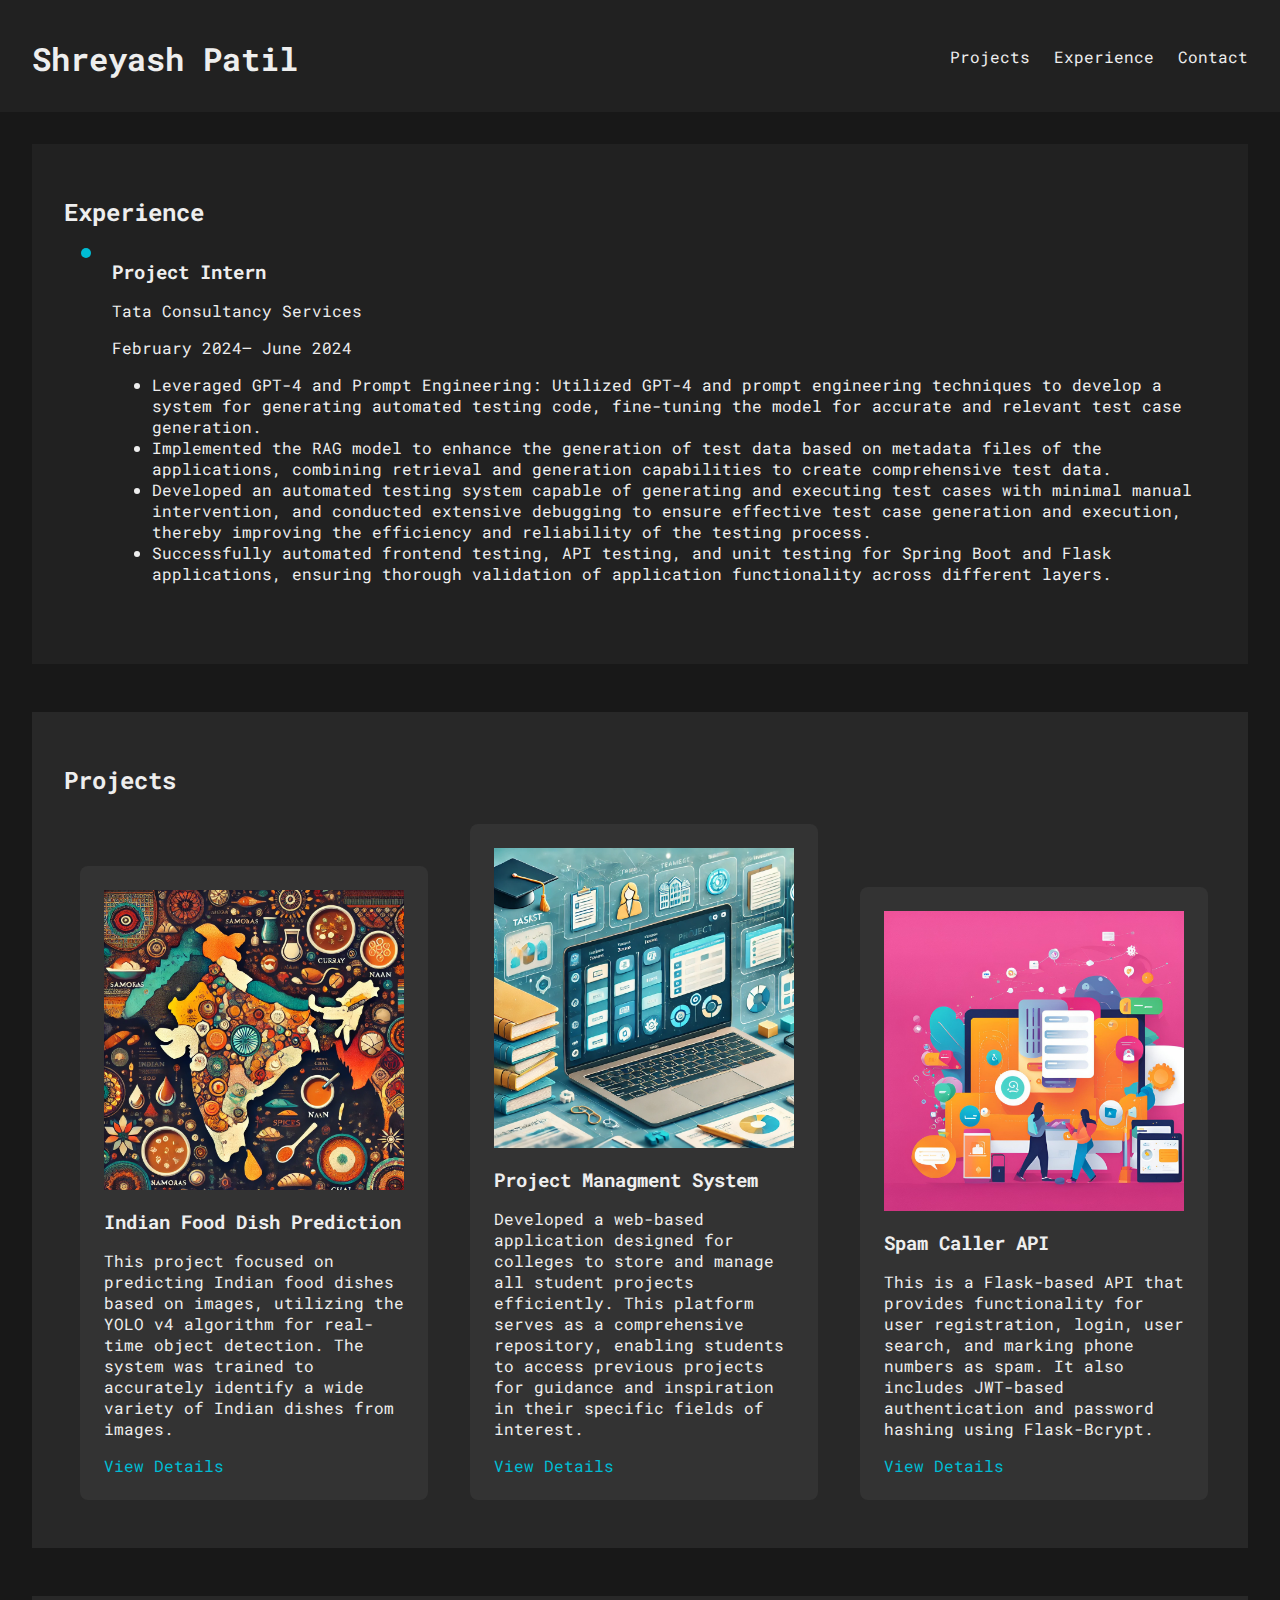
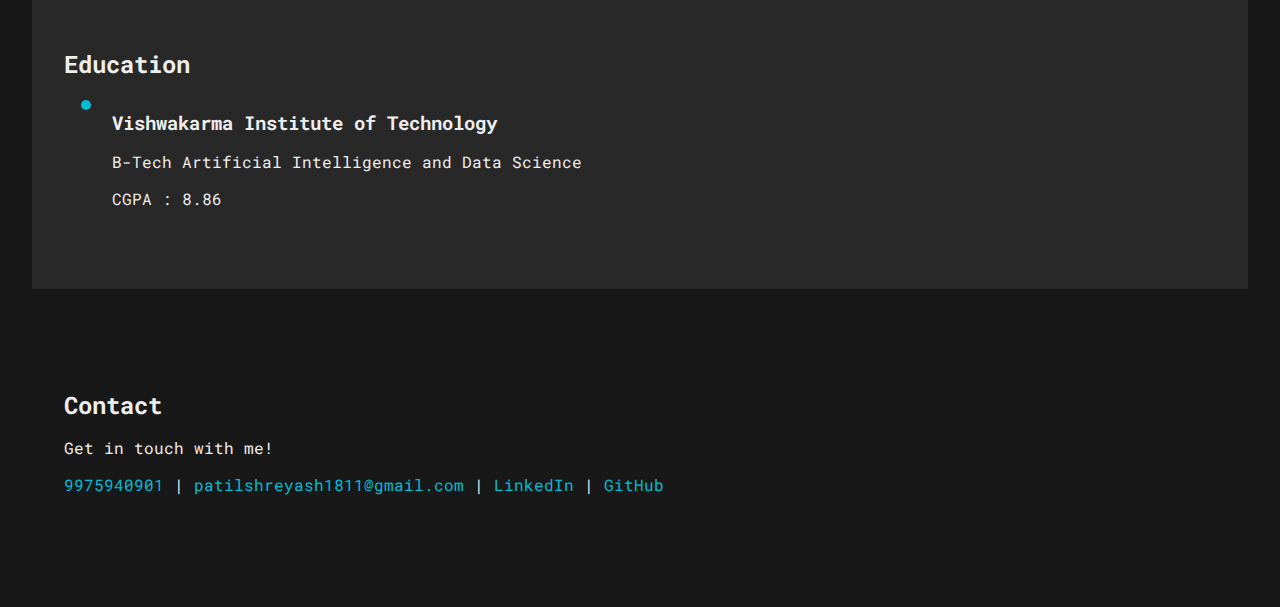
<file: index.html>
<!DOCTYPE html>
<html lang="en">

<head>
    <meta charset="UTF-8">
    <meta name="viewport" content="width=device-width, initial-scale=1.0">
    <title>Your Name - Developer Portfolio</title>
    <link rel="stylesheet" href="style2.css">
    <link href="https://fonts.googleapis.com/css2?family=Roboto+Mono:wght@400;700&display=swap" rel="stylesheet">
</head>

<body>
    <header>
        <h1>Shreyash Patil</h1>
        <nav>
            <ul>
                <li><a href="#projects">Projects</a></li>
                <li><a href="#experience">Experience</a></li>
                <li><a href="#contact">Contact</a></li>
            </ul>
        </nav>
    </header>

    <main>
        <section id="experience">
            <h2>Experience</h2>
            <div class="experience-timeline">
                <div class="timeline-item">
                    <div class="timeline-dot"></div>
                    <div class="timeline-content">
                        <h3>Project Intern</h3>
                        <p>Tata Consultancy Services</p>
                        <p>February 2024– June 2024</p>
                        <ul>
                            <li>Leveraged GPT-4 and Prompt Engineering: Utilized GPT-4 and prompt engineering techniques
                                to
                                develop a system for generating automated testing code, fine-tuning the model for
                                accurate and
                                relevant test case generation.</li>
                            <li>Implemented the RAG model to enhance the generation of test data based on metadata files
                                of the
                                applications, combining retrieval and generation capabilities to create comprehensive
                                test data.
                            </li>
                            <li>Developed an automated testing system capable of generating and executing test cases
                                with
                                minimal manual intervention, and conducted extensive debugging to ensure effective test
                                case
                                generation and execution, thereby improving the efficiency and reliability of the
                                testing
                                process.</li>
                            <li>Successfully automated frontend testing, API testing, and unit testing for Spring Boot
                                and Flask
                                applications, ensuring thorough validation of application functionality across different
                                layers.
                            </li>
                        </ul>
                    </div>
                </div>


            </div>
        </section>
        <section id="projects">
            <h2>Projects</h2>
            <div class="projects-container">
                <div class="project-card">
                    <img src="project11.webp" alt="Project 1 Thumbnail">
                    <h3>Indian Food Dish Prediction</h3>
                    <p>This project focused on predicting Indian food dishes based on images, utilizing the YOLO v4
                        algorithm for real-time object detection. The system was trained to accurately identify a wide
                        variety of
                        Indian dishes from images.</p>
                    <a href="project1-details.html">View Details</a>
                </div>
                <div class="project-card">
                    <img src="project2.webp" alt="Project 2 Thumbnail">
                    <h3>Project Managment System</h3>
                    <p>Developed a web-based application designed for colleges to store and manage all student projects
                        efficiently. This
                        platform serves as a comprehensive repository, enabling students to access previous projects for
                        guidance and
                        inspiration in their specific fields of interest.</p>
                    <a href="project2-details.html">View Details</a>
                </div>
                <div class="project-card">
                    <img src="project3.png" alt="Project 2 Thumbnail">
                    <h3>Spam Caller API</h3>
                    <p>This is a Flask-based API that provides functionality for user registration, login, user search,
                        and marking phone
                        numbers as spam. It also includes JWT-based authentication and password hashing using
                        Flask-Bcrypt.</p>
                    <a href="project2-details.html">View Details</a>
                </div>
                <!-- <div class="project-card">
                    <img src="project2.jpg" alt="Project 2 Thumbnail">
                    <h3>Project 2 Title</h3>
                    <p>Brief Description of Project 2</p>
                    <a href="project2-details.html">View Details</a>
                </div>
                <div class="project-card">
                    <img src="project2.jpg" alt="Project 2 Thumbnail">
                    <h3>Project 2 Title</h3>
                    <p>Brief Description of Project 2</p>
                    <a href="project2-details.html">View Details</a>
                </div>  -->

            </div>
        </section>

        <section id="education">
            <h2>Education</h2>
            <div class="education-timeline">

                <div class="timeline-item">
                    <div class="timeline-dot"></div>
                    <div class="timeline-content">
                        <h3>Vishwakarma Institute of Technology</h3>
                        <p>B-Tech Artificial Intelligence and Data Science</p>
                        <p>CGPA : 8.86</p>
                    </div>
                </div>
            </div>
        </section>

        <section id="contact">
            <h2>Contact</h2>
            <p>Get in touch with me!</p>
            <div class="contact-info">
                <a href="tel:+919975940901"> <i class="fas fa-phone"></i> 9975940901 </a> |
                <a href="mailto:patilshreyash1811@gmail.com"> <i class="fas fa-envelope"></i>
                    patilshreyash1811@gmail.com</a> |
                <a href="https://www.linkedin.com/in/shreyash-patil-995344202" target="_blank"><i
                        class="fab fa-linkedin"></i>
                    LinkedIn</a> |
                <a href="https://github.com/ShreePatil18" target="_blank"><i class="fab fa-github"></i> GitHub</a>
            </div>
            <!-- <form action="#" method="post">
                <input type="text" placeholder="Your Name" />
                <input type="email" placeholder="Your Email" />
                <textarea placeholder="Your Message"></textarea>
                <button type="submit">Send Message</button>
            </form> -->
        </section>

    </main>

    <footer>

    </footer>
    <script src="script.js"></script>
</body>

</html>
</file>
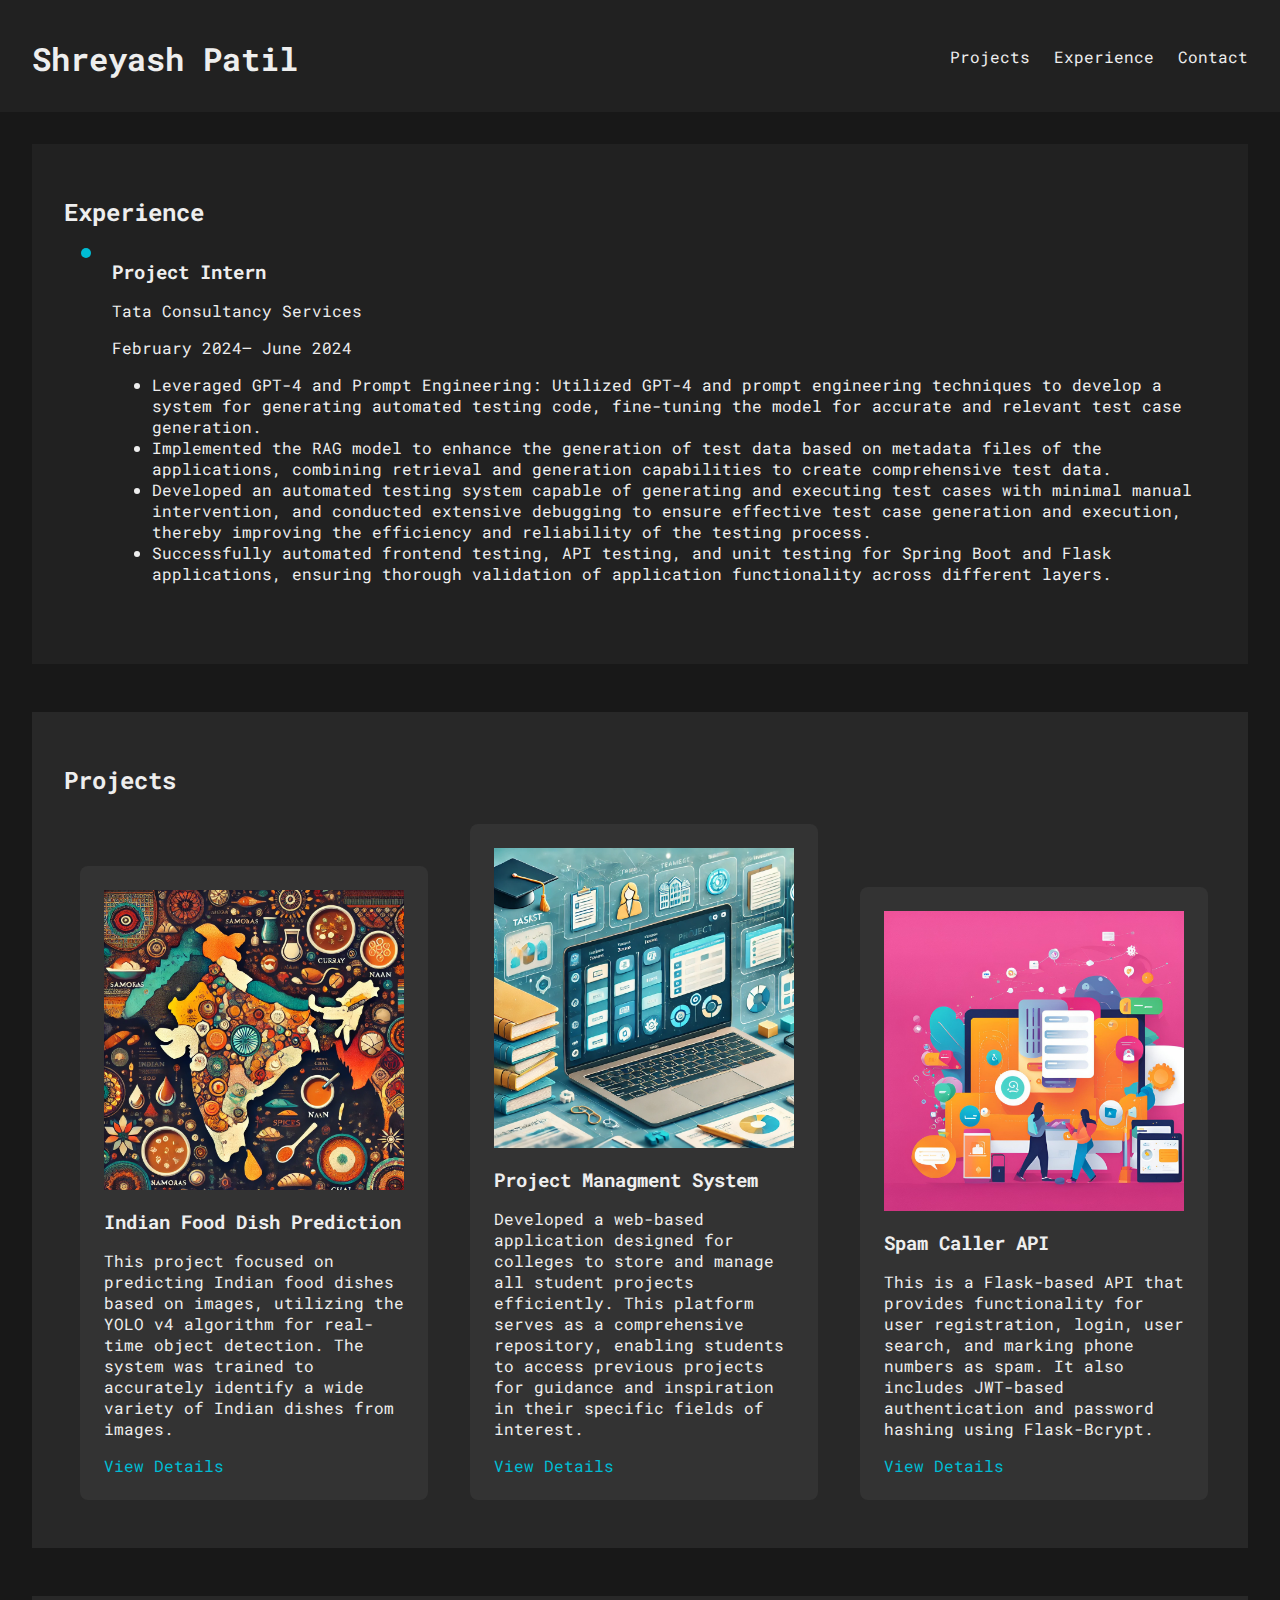
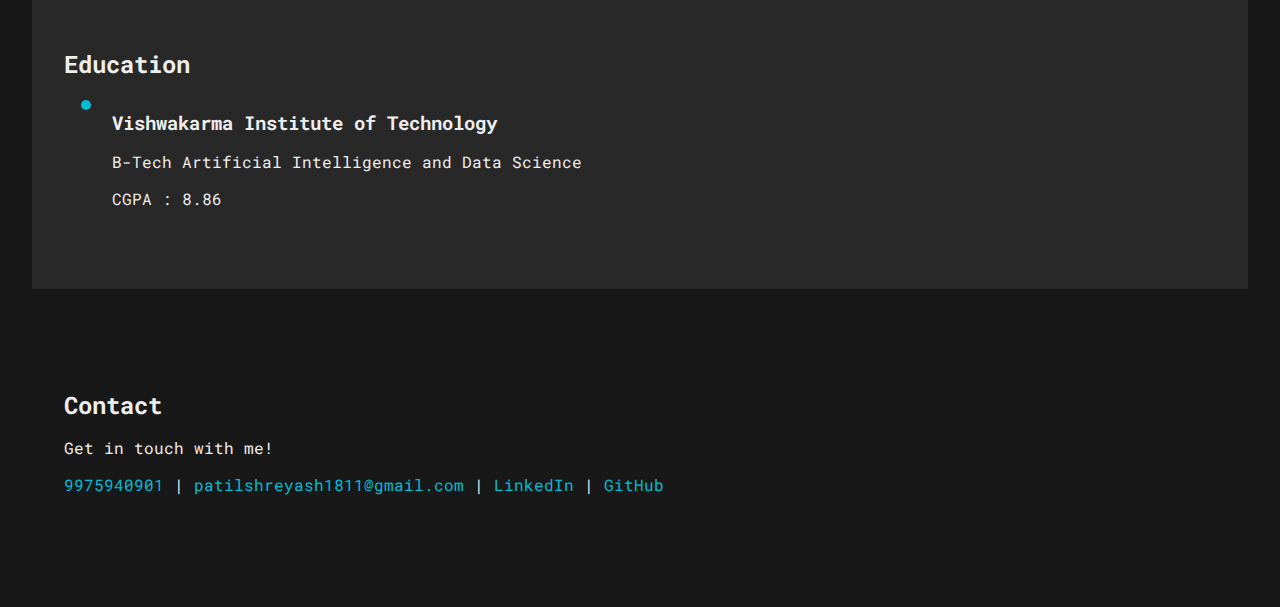
<file: index2.html>
<!DOCTYPE html>
<html lang="en">

<head>
    <meta charset="UTF-8">
    <meta name="viewport" content="width=device-width, initial-scale=1.0">
    <title>Your Name - Developer Portfolio</title>
    <link rel="stylesheet" href="style2.css">
    <link href="https://fonts.googleapis.com/css2?family=Roboto+Mono:wght@400;700&display=swap" rel="stylesheet">
</head>

<body>
    <header>
        <h1>Shreyash Patil</h1>
        <nav>
            <ul>
                <li><a href="#projects">Projects</a></li>
                <li><a href="#experience">Experience</a></li>
                <li><a href="#contact">Contact</a></li>
            </ul>
        </nav>
    </header>

    <main>
        <section id="experience">
            <h2>Experience</h2>
            <div class="experience-timeline">
                <div class="timeline-item">
                    <div class="timeline-dot"></div>
                    <div class="timeline-content">
                        <h3>Project Intern</h3>
                        <p>Tata Consultancy Services</p>
                        <p>February 2024– June 2024</p>
                        <ul>
                            <li>Leveraged GPT-4 and Prompt Engineering: Utilized GPT-4 and prompt engineering techniques to
                                develop a system for generating automated testing code, fine-tuning the model for accurate and
                                relevant test case generation.</li>
                            <li>Implemented the RAG model to enhance the generation of test data based on metadata files of the
                                applications, combining retrieval and generation capabilities to create comprehensive test data.
                            </li>
                            <li>Developed an automated testing system capable of generating and executing test cases with
                                minimal manual intervention, and conducted extensive debugging to ensure effective test case
                                generation and execution, thereby improving the efficiency and reliability of the testing
                                process.</li>
                            <li>Successfully automated frontend testing, API testing, and unit testing for Spring Boot and Flask
                                applications, ensuring thorough validation of application functionality across different layers.
                            </li>
                        </ul>
                    </div>
                </div>
               
        
            </div>
        </section>
        <section id="projects">
            <h2>Projects</h2>
            <div class="projects-container">
                <div class="project-card">
                    <img src="project11.webp" alt="Project 1 Thumbnail">
                    <h3>Indian Food Dish Prediction</h3>
                    <p>This project focused on predicting Indian food dishes based on images, utilizing the YOLO v4 algorithm for real-time object detection. The system was trained to accurately identify a wide variety of
                    Indian dishes from images.</p>
                    <a href="project1-details.html">View Details</a>
                </div>
                <div class="project-card">
                    <img src="project2.webp" alt="Project 2 Thumbnail">
                    <h3>Project Managment System</h3>
                    <p>Developed a web-based application designed for colleges to store and manage all student projects efficiently. This
                    platform serves as a comprehensive repository, enabling students to access previous projects for guidance and
                    inspiration in their specific fields of interest.</p>
                    <a href="project2-details.html">View Details</a>
                </div>
               <div class="project-card">
                    <img src="project3.png" alt="Project 2 Thumbnail">
                    <h3>Spam Caller API</h3>
                    <p>This is a Flask-based API that provides functionality for user registration, login, user search, and marking phone
                    numbers as spam. It also includes JWT-based authentication and password hashing using Flask-Bcrypt.</p>
                    <a href="project2-details.html">View Details</a>
                </div>
                <!-- <div class="project-card">
                    <img src="project2.jpg" alt="Project 2 Thumbnail">
                    <h3>Project 2 Title</h3>
                    <p>Brief Description of Project 2</p>
                    <a href="project2-details.html">View Details</a>
                </div>
                <div class="project-card">
                    <img src="project2.jpg" alt="Project 2 Thumbnail">
                    <h3>Project 2 Title</h3>
                    <p>Brief Description of Project 2</p>
                    <a href="project2-details.html">View Details</a>
                </div>  -->
                
            </div>
        </section>

        <section id="education">
            <h2>Education</h2>
            <div class="education-timeline">
                
                <div class="timeline-item">
                    <div class="timeline-dot"></div>
                    <div class="timeline-content">
                        <h3>Vishwakarma Institute of Technology</h3>
                        <p>B-Tech Artificial Intelligence and Data Science</p>
                        <p>CGPA : 8.86</p>
                    </div>
                </div>
            </div>
        </section>

        <section id="contact">
            <h2>Contact</h2>
            <p>Get in touch with me!</p>
            <div class="contact-info">
                <a href="tel:+919975940901"> <i class="fas fa-phone"></i> 9975940901 </a> |
                <a href="mailto:patilshreyash1811@gmail.com"> <i class="fas fa-envelope"></i>
                    patilshreyash1811@gmail.com</a> |
                <a href="https://www.linkedin.com/in/shreyash-patil-995344202" target="_blank"><i class="fab fa-linkedin"></i>
                    LinkedIn</a> |
                <a href="https://github.com/ShreePatil18" target="_blank"><i class="fab fa-github"></i> GitHub</a>
            </div>
            <!-- <form action="#" method="post">
                <input type="text" placeholder="Your Name" />
                <input type="email" placeholder="Your Email" />
                <textarea placeholder="Your Message"></textarea>
                <button type="submit">Send Message</button>
            </form> -->
        </section>

    </main>

    <footer>
   
    </footer>
<script src="script.js"></script>
</body>

</html>
</file>
<file: style2.css>
/* Global Styles */
body {
    font-family: 'Roboto Mono', monospace;
    background-color: #181818;
    color: #EEEEEE;
    margin: 0;
    padding: 0;
}

a {
    color: #00bcd4;
    /* Accent Color */
    text-decoration: none;
    transition: color 0.3s ease, background-color 0.3s ease;
    /*Added Transition for color change*/
}

a:hover {
    color: #fff;
    background-color: #00bcd4;
    text-decoration: none;
    padding: 5px;
    border-radius: 5px;
}

h1,
h2,
h3 {
    margin-bottom: 0.5em;
}

/* Header */
header {
    display: flex;
    justify-content: space-between;
    align-items: center;
    padding: 1em 2em;
    background-color: #212121;
}

nav ul {
    list-style: none;
    padding: 0;
    margin: 0;
    display: flex;
}

nav li {
    margin-left: 1.5em;
}

nav a {
    text-decoration: none;
    color: #eeeeee;
}

/* Main Content */
main {
    padding: 2em;
}

section {
    margin-bottom: 3em;
    padding: 2em;
}

#projects {
    background-color: #282828;
}

#experience {
    background-color: #212121;
}

#education {
    background-color: #282828;
}

#contact {
    background-color: #181818;
}

.projects-container {
    overflow-x: auto;
    white-space: nowrap;
    -ms-overflow-style: none;
    /* IE and Edge */
    scrollbar-width: none;
    /* Firefox */
}

.projects-container::-webkit-scrollbar {
    display: none;
    /* Chrome, Safari and Opera */
}

.projects-slider {
    display: inline-flex;
}

.project-card {
    background-color: #333333;
    margin: 1em;
    padding: 1.5em;
    border-radius: 8px;
    width: 300px;
    display: inline-block;
    white-space: normal;
}

.project-card img {
    max-width: 100%;
    height: auto;
    margin-bottom: 1em;
    display: block;
}

.experience-timeline,
.education-timeline {
    position: relative;
    padding-left: 2em;
}

.timeline-item {
    display: flex;
    margin-bottom: 2em;
    position: relative;
}

.timeline-dot {
    width: 10px;
    height: 10px;
    border-radius: 50%;
    background-color: #00bcd4;
    /* Accent Color */
    position: absolute;
    left: -15px;
    top: 8px;
    /* Adjust as needed */
}

.timeline-content {
    padding-left: 1em;
}

/* Added Arrow Styles */
/* .timeline-item::before {
    content: "";
    position: absolute;
    left: -10px;
    /* Adjust to overlap the line slightly */
    top: 50%;
    transform: translateY(-50%);
    border-top: 5px solid transparent;
    border-bottom: 5px solid transparent;
    border-left: 8px solid #00bcd4;
    /* Arrow Color */

} */

/* Footer */
footer {
    background-color: #212121;
    color: #999999;
    text-align: center;
    padding: 1em;
}

/* Contact form */
form {
    display: flex;
    flex-direction: column;
    max-width: 500px;
    margin: 0 auto;
}

input,
textarea {
    background-color: #333333;
    padding: 0.8em;
    border: none;
    margin-bottom: 1em;
    color: #eeeeee;
    font-family: 'Roboto Mono', monospace;
}

button {
    background-color: #00bcd4;
    /* Accent Color */
    color: #fff;
    padding: 1em;
    border: none;
    cursor: pointer;
    font-family: 'Roboto Mono', monospace;
}
</file>
